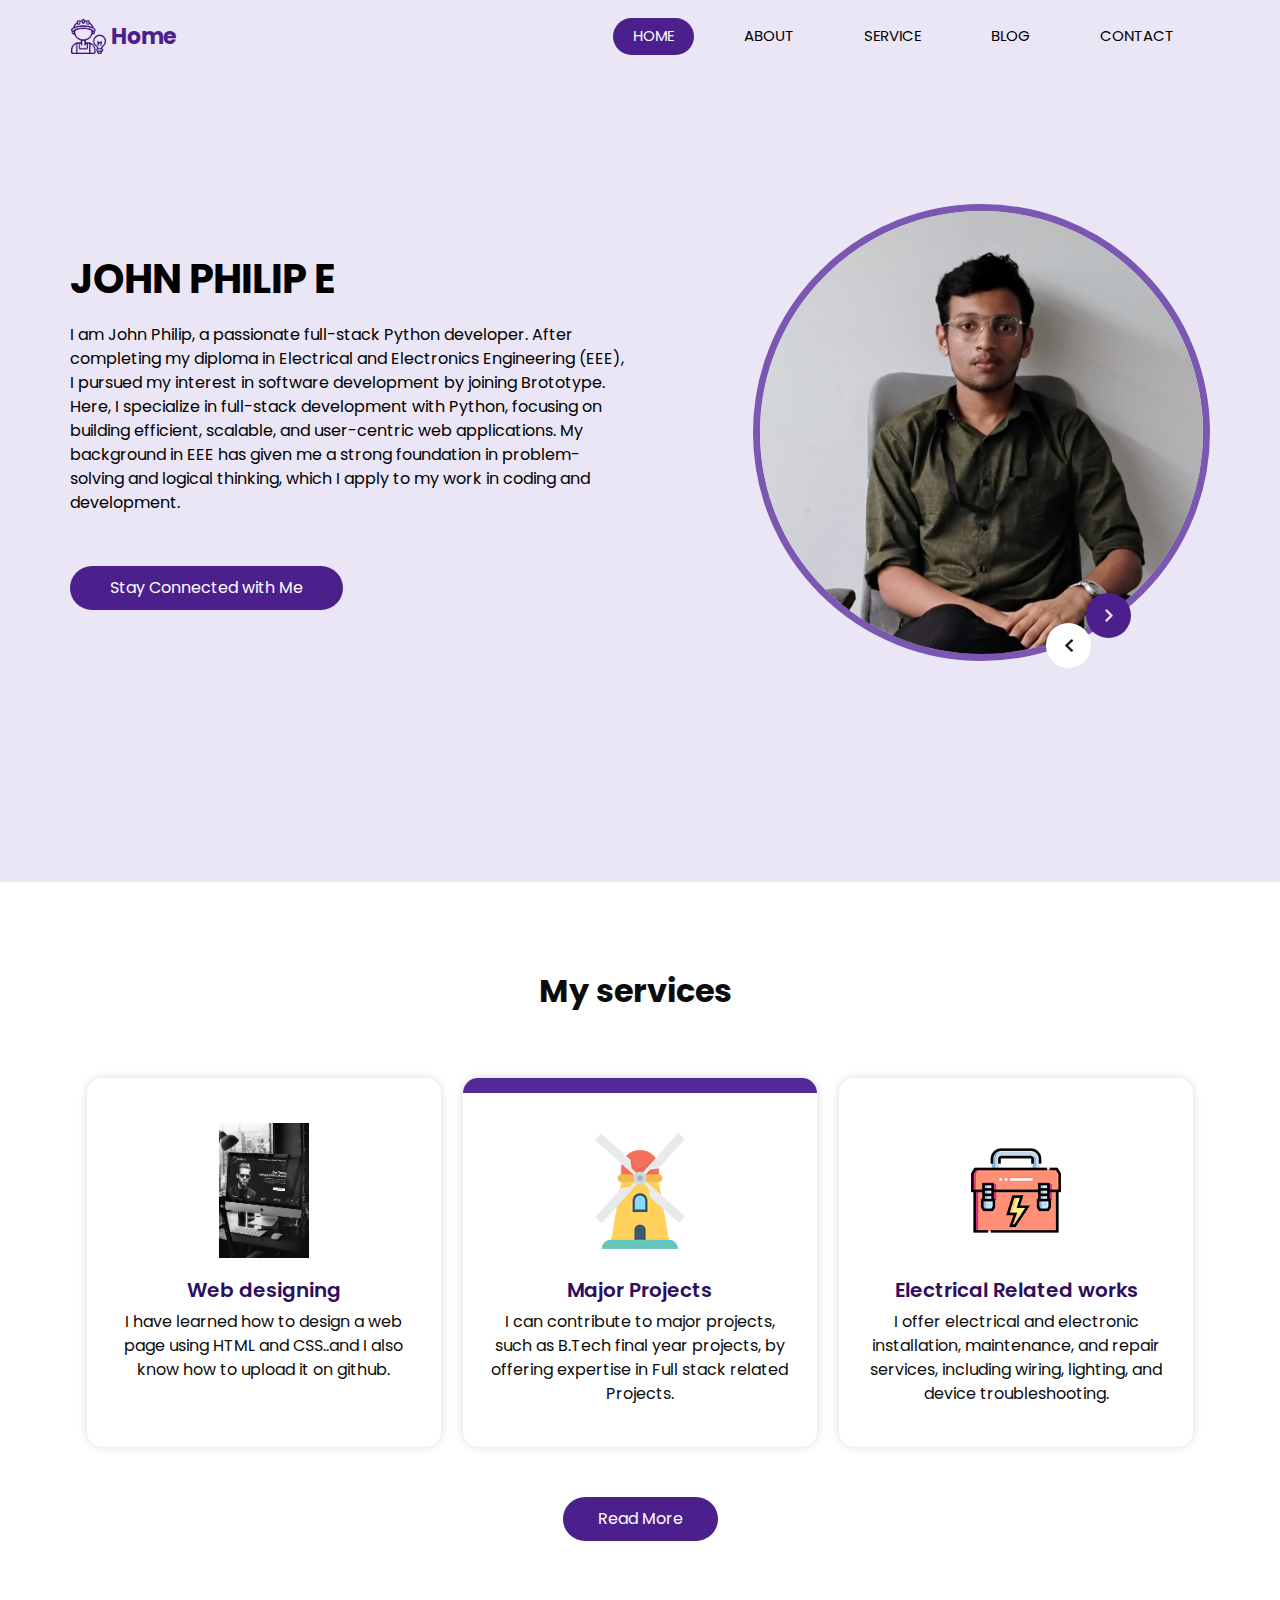
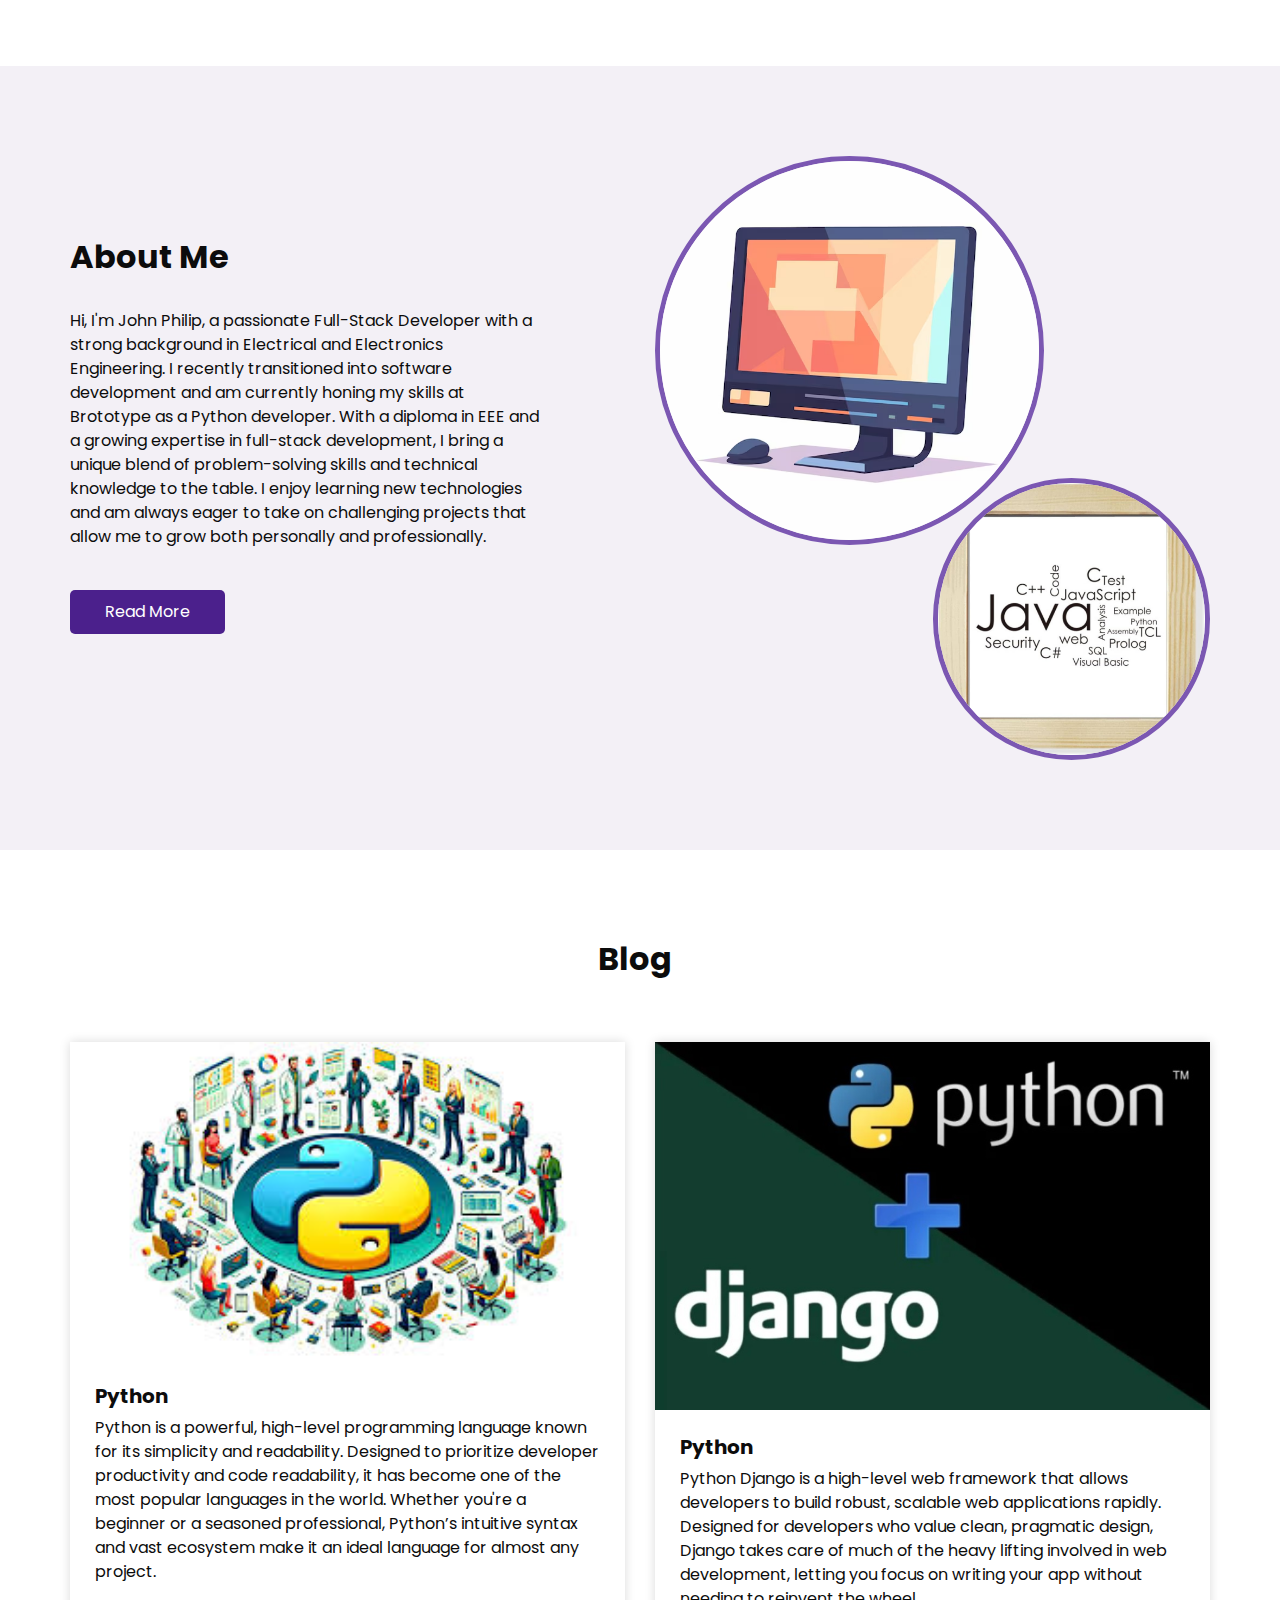
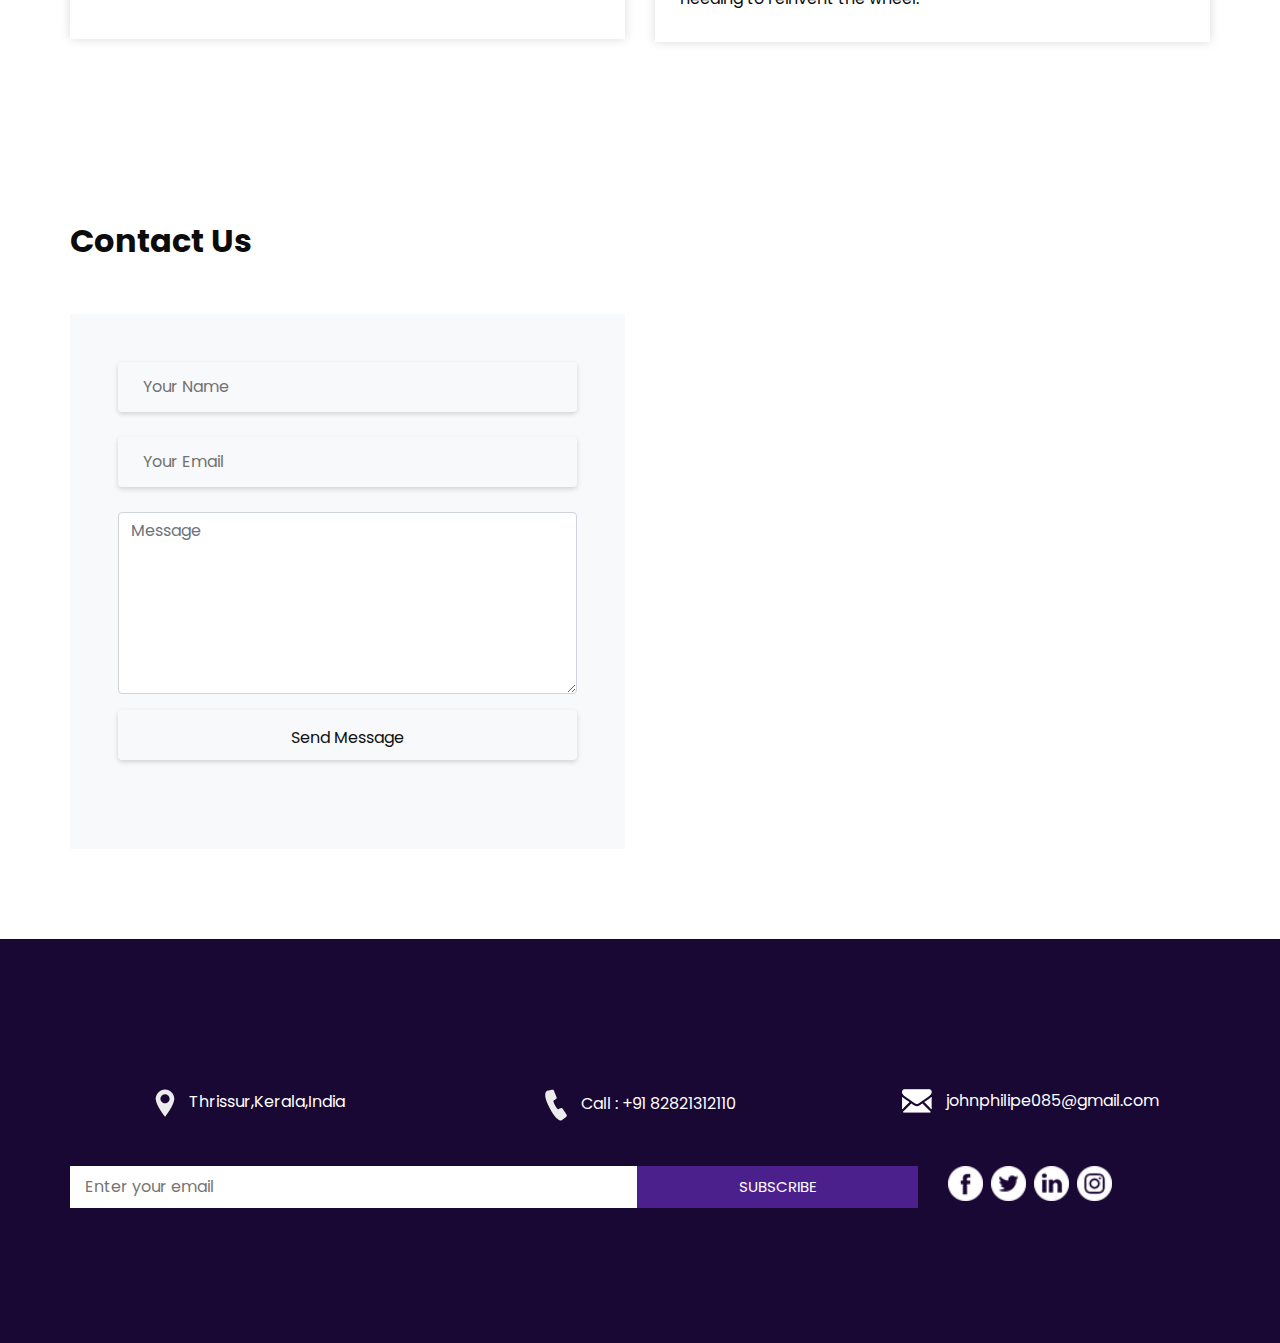
<file: index.html>
<!DOCTYPE html>
<html>

<head>
  <!-- Basic -->
  <meta charset="utf-8" />
  <meta http-equiv="X-UA-Compatible" content="IE=edge" />
  <!-- Mobile Metas -->
  <meta name="viewport" content="width=device-width, initial-scale=1, shrink-to-fit=no" />
  <!-- Site Metas -->
  <meta name="keywords" content="" />
  <meta name="description" content="" />
  <meta name="author" content="" />

  <title>Personal website</title>

  <!-- slider stylesheet -->
  <link rel="stylesheet" type="text/css"
    href="https://cdnjs.cloudflare.com/ajax/libs/OwlCarousel2/2.1.3/assets/owl.carousel.min.css" />

  <!-- bootstrap core css -->
  <link rel="stylesheet" type="text/css" href="css/bootstrap.css" />

  <!-- fonts style -->
  <link href="https://fonts.googleapis.com/css?family=Poppins:400,600,700&display=swap" rel="stylesheet">
  <!-- Custom styles for this template -->
  <link href="css/style.css" rel="stylesheet" />
  <!-- responsive style -->
  <link href="css/responsive.css" rel="stylesheet" />
</head>

<body>

  <div class="hero_area">
    <!-- header section strats -->
    <header class="header_section">
      <div class="container">
        <nav class="navbar navbar-expand-lg custom_nav-container ">
          <a class="navbar-brand" href="index.html">
            <img src="images/logo.png" alt="">
            <span>
              Home
            </span>
          </a>
          <button class="navbar-toggler" type="button" data-toggle="collapse" data-target="#navbarSupportedContent"
            aria-controls="navbarSupportedContent" aria-expanded="false" aria-label="Toggle navigation">
            <span class="s-1"> </span>
            <span class="s-2"> </span>
            <span class="s-3"> </span>
          </button>

          <div class="collapse navbar-collapse" id="navbarSupportedContent">
            <div class="d-flex ml-auto flex-column flex-lg-row align-items-center">
              <ul class="navbar-nav  ">
                <li class="nav-item active">
                  <a class="nav-link" href="index.html">Home <span class="sr-only">(current)</span></a>
                </li>
                <li class="nav-item">
                  <a class="nav-link" href="about.html"> About</a>
                </li>
                <li class="nav-item">
                  <a class="nav-link" href="service.html"> Service </a>
                </li>
                <li class="nav-item">
                  <a class="nav-link" href="blog.html"> Blog </a>
                </li>
                <li class="nav-item">
                  <a class="nav-link" href="contact.html">Contact </a>
                </li>
              </ul>
            </div>
          </div>
        </nav>
      </div>
    </header>
    <!-- end header section -->
    <!-- slider section -->
    <section class=" slider_section ">
      <div class="container">
        <div class="row">
          <div class="col-md-6 ">
            <div class="detail_box">
              <h1>
                JOHN PHILIP E
              </h1>
              <p>
                I am John Philip, a passionate full-stack Python developer. After completing my diploma in Electrical
                and Electronics Engineering (EEE), I pursued my interest in software development by joining Brototype.
                Here, I specialize in full-stack development with Python, focusing on building efficient, scalable, and
                user-centric web applications. My background in EEE has given me a strong foundation in problem-solving
                and logical thinking, which I apply to my work in coding and development.
              </p>
              <a href="" class="">
                Stay Connected with Me
            </div>
          </div>
          <div class="col-lg-5 col-md-6 offset-lg-1">
            <div class="img_content">
              <div class="img_container">
                <div id="carouselExampleControls" class="carousel slide" data-ride="carousel">
                  <div class="carousel-inner">
                    <div class="carousel-item active">
                      <div class="img-box">
                        <img src="images/profile pic (2).jpg" alt="">
                      </div>

                    </div>
                  </div>
                </div>
                <a class="carousel-control-prev" href="#carouselExampleControls" role="button" data-slide="prev">
                  <span class="sr-only">Previous</span>
                </a>
                <a class="carousel-control-next" href="#carouselExampleControls" role="button" data-slide="next">
                  <span class="sr-only">Next</span>
                </a>
              </div>

            </div>
          </div>
        </div>
    </section>
    <!-- end slider section -->
  </div>


  <!-- service section -->
  <section class="service_section layout_padding">
    <div class="container">
      <div class="heading_container">
        <h2>
          My services
        </h2>
      </div>

      <div class="service_container">
        <div class="box">
          <div class="img-box">
            <img src="images/web designing.avif" class="img1" alt="">
          </div>
          <div class="detail-box">
            <h5>
              Web designing
            </h5>
            <p>
              I have learned how to design a web page using HTML and CSS..and I also know how to upload it on github.
            </p>
          </div>
        </div>
        <div class="box active">
          <div class="img-box">
            <img src="images/s2.png" class="img1" alt="">
          </div>
          <div class="detail-box">
            <h5>
              Major Projects
            </h5>
            <p>
              I can contribute to major projects, such as B.Tech final year projects, by offering expertise in
              Full stack related Projects.
            </p>
          </div>
        </div>
        <div class="box">
          <div class="img-box">
            <img src="images/s3.png" class="img1" alt="">
          </div>
          <div class="detail-box">
            <h5>
              Electrical Related works
            </h5>
            <p>
              I offer electrical and electronic installation, maintenance, and repair services, including wiring,
              lighting, and device troubleshooting.
            </p>
          </div>
        </div>



        <div class="btn-box">
          <a href="">
            Read More
          </a>
        </div>
      </div>
  </section>
  <!-- end service section -->

  <!-- about section -->
  <section class="about_section layout_padding">
    <div class="container">
      <div class="row">
        <div class="col-md-6">
          <div class="detail-box">
            <div class="heading_container">
              <h2>
                About Me
              </h2>

            </div>
            <p>
              Hi, I'm John Philip, a passionate Full-Stack Developer with a strong background in Electrical and
              Electronics Engineering. I recently transitioned into software development and am currently honing my
              skills at Brototype as a Python developer. With a diploma in EEE and a growing expertise in full-stack
              development, I bring a unique blend of problem-solving skills and technical knowledge to the table. I
              enjoy learning new technologies and am always eager to take on challenging projects that allow me to grow
              both personally and professionally.
            </p>
            <a href="">
              Read More
            </a>
          </div>
        </div>
        <div class="col-md-6">
          <div class="img_container">
            <div class="img-box b1">
              <img src="images/computer images.jpg" alt="" />
            </div>
            <div class="img-box b2">
              <img src="images/programmer images.jpg" alt="" />
            </div>
          </div>

        </div>

      </div>
    </div>
  </section>

  <!-- end about section -->




  <!-- blog section -->

  <section class="blog_section layout_padding">
    <div class="container">
      <div class="heading_container">
        <h2>
          Blog
        </h2>

      </div>
      <div class="row">
        <div class="col-md-6">
          <div class="box">
            <div class="img-box">
              <img src="images/python.jpeg" alt="">
            </div>
            <div class="detail-box">
              <h5>
                Python
              </h5>
              <p>
                Python is a powerful, high-level programming language known for its simplicity and readability. Designed
                to prioritize developer productivity and code readability, it has become one of the most popular
                languages in the world. Whether you're a beginner or a seasoned professional, Python’s intuitive syntax
                and vast ecosystem make it an ideal language for almost any project. <br><br>
              </p>
            </div>
          </div>
        </div>
        <div class="col-md-6">
          <div class="box">
            <div class="img-box">
              <img src="images/python django.png" alt="">
            </div>
            <div class="detail-box">
              <h5>
                Python
              </h5>
              <p>
                Python Django is a high-level web framework that allows developers to build robust, scalable web
                applications rapidly. Designed for developers who value clean, pragmatic design, Django takes care of
                much of the heavy lifting involved in web development, letting you focus on writing your app without
                needing to reinvent the wheel.
              </p>
            </div>
          </div>
        </div>
      </div>
    </div>
  </section>

  <!-- end blog section -->



  <!-- contact section -->

  <section class="contact_section layout_padding">
    <div class="container ">
      <div class="heading_container">
        <h2>
          Contact Us
        </h2>

      </div>
    </div>
    <div class="container">
      <div class="row">
        <div class="col-md-6">
          <form action="https://api.web3forms.com/submit" method="POST" id="form" class="bg-light p-4 p-md-5 contact-form">
            <div class="form-group">
              <input type="hidden" name="access_key" value="e50eb8ec-0f74-4097-9c29-b620c518e0ae">
              <input type="text" id="name" name="name" class="form-control" placeholder="Your Name">
              <span id="name_error" class="text-danger"></span>
            </div>
            <div class="form-group">
              <input type="email" id="email" name="email" class="form-control" placeholder="Your Email">
              <span id="email_error" class="text-danger"></span>
            </div>
            <div class="form-group">
              <textarea id="message" name="message" cols="30" rows="7" class="form-control" placeholder="Message"></textarea>
              <span id="message_error" class="text-danger"></span>
            </div>
            <div class="form-group">
              <input type="submit" id="btn-click" value="Send Message" class="btn btn-primary py-3 px-5"/>
            </div>
          </form>
        </div>
        <div class="col-md-6">
          <div class="map_container">
            <div class="map-responsive">
              <iframe
                src="https://www.google.com/maps/embed/v1/place?key=AIzaSyA0s1a7phLN0iaD6-UE7m4qP-z21pH0eSc&q=Eiffel+Tower+Paris+France"
                width="600" height="300" frameborder="0" style="border:0; width: 100%; height:100%"
                allowfullscreen></iframe>
            </div>
          </div>
        </div>
      </div>
    </div>
  </section>

  <!-- end contact section -->


  <!-- info section -->

  <section class="info_section layout_padding">
    <div class="container">
      <div class="info_contact">
        <div class="row">
          <div class="col-md-4">
            <a href="">
              <img src="images/location-white.png" alt="">
              <span>
                Thrissur,Kerala,India
              </span>
            </a>
          </div>
          <div class="col-md-4">
            <a href="">
              <img src="images/telephone-white.png" alt="">
              <span>
                Call : +91 82821312110
              </span>
            </a>
          </div>
          <div class="col-md-4">
            <a href="">
              <img src="images/envelope-white.png" alt="">
              <span>
                johnphilipe085@gmail.com
              </span>
            </a>
          </div>
        </div>
      </div>
      <div class="row">
        <div class="col-md-8 col-lg-9">
          <div class="info_form">
            <form action="">
              <input type="text" placeholder="Enter your email">
              <button>
                subscribe
              </button>
            </form>
          </div>
        </div>
        <div class="col-md-4 col-lg-3">
          <div class="info_social">
            <div>
              <a href="">
                <img src="images/fb.png" alt="">
              </a>
            </div>
            <div>
              <a href="">
                <img src="images/twitter.png" alt="">
              </a>
            </div>
            <div>
              <a href="">
                <img src="images/linkedin.png" alt="">
              </a>
            </div>
            <div>
              <a href="">
                <img src="images/instagram.png" alt="">
              </a>
            </div>
          </div>
        </div>
      </div>

    </div>
  </section>

  <!-- end info section -->




  <script src="https://script.google.com/macros/s/AKfycbx3_sHKJWg_PV85S5cFiOewXKXLTkuaB-WCcwLrQ__XZzr0XijWm-iP8emkJS62mkjm/exec"></script>
  <script src="js/jquery-3.4.1.min.js"></script>
  <script src="js/bootstrap.js"></script>

</body>

</html>
</file>
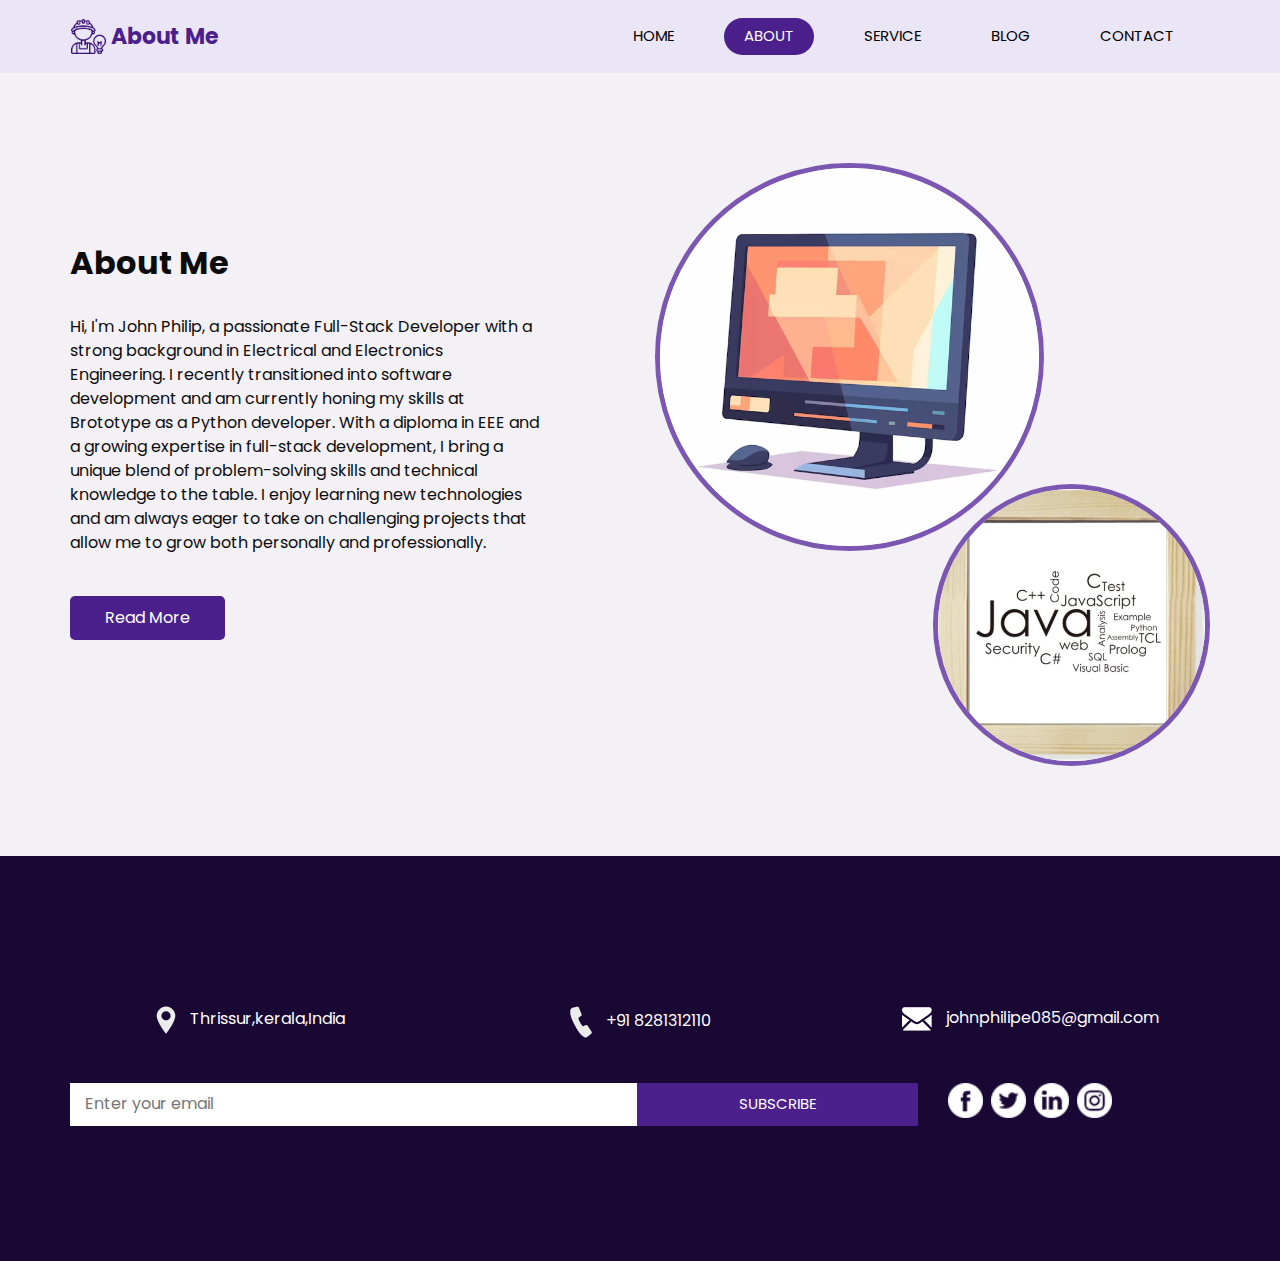
<file: about.html>
<!DOCTYPE html>
<html>

<head>
  <!-- Basic -->
  <meta charset="utf-8" />
  <meta http-equiv="X-UA-Compatible" content="IE=edge" />
  <!-- Mobile Metas -->
  <meta name="viewport" content="width=device-width, initial-scale=1, shrink-to-fit=no" />
  <!-- Site Metas -->
  <meta name="keywords" content="" />
  <meta name="description" content="" />
  <meta name="author" content="" />

  <title>Personal website</title>

  <!-- slider stylesheet -->
  <link rel="stylesheet" type="text/css" href="https://cdnjs.cloudflare.com/ajax/libs/OwlCarousel2/2.1.3/assets/owl.carousel.min.css" />

  <!-- bootstrap core css -->
  <link rel="stylesheet" type="text/css" href="css/bootstrap.css" />

  <!-- fonts style -->
  <link href="https://fonts.googleapis.com/css?family=Poppins:400,600,700&display=swap" rel="stylesheet">
  <!-- Custom styles for this template -->
  <link href="css/style.css" rel="stylesheet" />
  <!-- responsive style -->
  <link href="css/responsive.css" rel="stylesheet" />
</head>

<body class="sub_page">

  <div class="hero_area">
    <!-- header section strats -->
    <header class="header_section">
      <div class="container">
        <nav class="navbar navbar-expand-lg custom_nav-container ">
          <a class="navbar-brand" href="index.html">
            <img src="images/logo.png" alt="">
            <span>
             About Me
            </span>
          </a>
          <button class="navbar-toggler" type="button" data-toggle="collapse" data-target="#navbarSupportedContent" aria-controls="navbarSupportedContent" aria-expanded="false" aria-label="Toggle navigation">
            <span class="s-1"> </span>
            <span class="s-2"> </span>
            <span class="s-3"> </span>
          </button>

          <div class="collapse navbar-collapse" id="navbarSupportedContent">
            <div class="d-flex ml-auto flex-column flex-lg-row align-items-center">
              <ul class="navbar-nav  ">
                <li class="nav-item ">
                  <a class="nav-link" href="index.html">Home <span class="sr-only">(current)</span></a>
                </li>
                <li class="nav-item active">
                  <a class="nav-link" href="about.html"> About</a>
                </li>
                <li class="nav-item">
                  <a class="nav-link" href="service.html"> Service </a>
                </li>
                <li class="nav-item">
                  <a class="nav-link" href="blog.html"> Blog </a>
                </li>
                <li class="nav-item">
                  <a class="nav-link" href="contact.html">Contact </a>
                </li>
              </ul>
            </div>
          </div>
        </nav>
      </div>
    </header>
    <!-- end header section -->
  </div>



  <!-- about section -->
  <section class="about_section layout_padding">
    <div class="container">
      <div class="row">
        <div class="col-md-6">
          <div class="detail-box">
            <div class="heading_container">
              <h2>
                About Me
              </h2>
              
            </div>
            <p>
              Hi, I'm John Philip, a passionate Full-Stack Developer with a strong background in Electrical and
              Electronics Engineering. I recently transitioned into software development and am currently honing my
              skills at Brototype as a Python developer. With a diploma in EEE and a growing expertise in full-stack
              development, I bring a unique blend of problem-solving skills and technical knowledge to the table. I
              enjoy learning new technologies and am always eager to take on challenging projects that allow me to grow
              both personally and professionally.
            </p>
            <a href="">
              Read More
            </a>
          </div>
        </div>
        <div class="col-md-6">
          <div class="img_container">
            <div class="img-box b1">
              <img src="images/computer images.jpg" alt="" />
            </div>
            <div class="img-box b2">
              <img src="images/programmer images.jpg" alt="" />
            </div>
          </div>

        </div>

      </div>
    </div>
  </section>

  <!-- end about section -->

  <!-- info section -->

  <section class="info_section layout_padding">
    <div class="container">
      <div class="info_contact">
        <div class="row">
          <div class="col-md-4">
            <a href="">
              <img src="images/location-white.png" alt="">
              <span>
                Thrissur,kerala,India
              </span>
            </a>
          </div>
          <div class="col-md-4">
            <a href="">
              <img src="images/telephone-white.png" alt="">
              <span>
                +91 8281312110
              </span>
            </a>
          </div>
          <div class="col-md-4">
            <a href="">
              <img src="images/envelope-white.png" alt="">
              <span>
                johnphilipe085@gmail.com
              </span>
            </a>
          </div>
        </div>
      </div>
      <div class="row">
        <div class="col-md-8 col-lg-9">
          <div class="info_form">
            <form action="">
              <input type="text" placeholder="Enter your email">
              <button>
                subscribe
              </button>
            </form>
          </div>
        </div>
        <div class="col-md-4 col-lg-3">
          <div class="info_social">
            <div>
              <a href="">
                <img src="images/fb.png" alt="">
              </a>
            </div>
            <div>
              <a href="">
                <img src="images/twitter.png" alt="">
              </a>
            </div>
            <div>
              <a href="">
                <img src="images/linkedin.png" alt="">
              </a>
            </div>
            <div>
              <a href="">
                <img src="images/instagram.png" alt="">
              </a>
            </div>
          </div>
        </div>
      </div>

    </div>
  </section>

  <!-- end info section -->

  


  <script src="js/jquery-3.4.1.min.js"></script>
  <script src="js/bootstrap.js"></script>

</body>

</html>
</file>
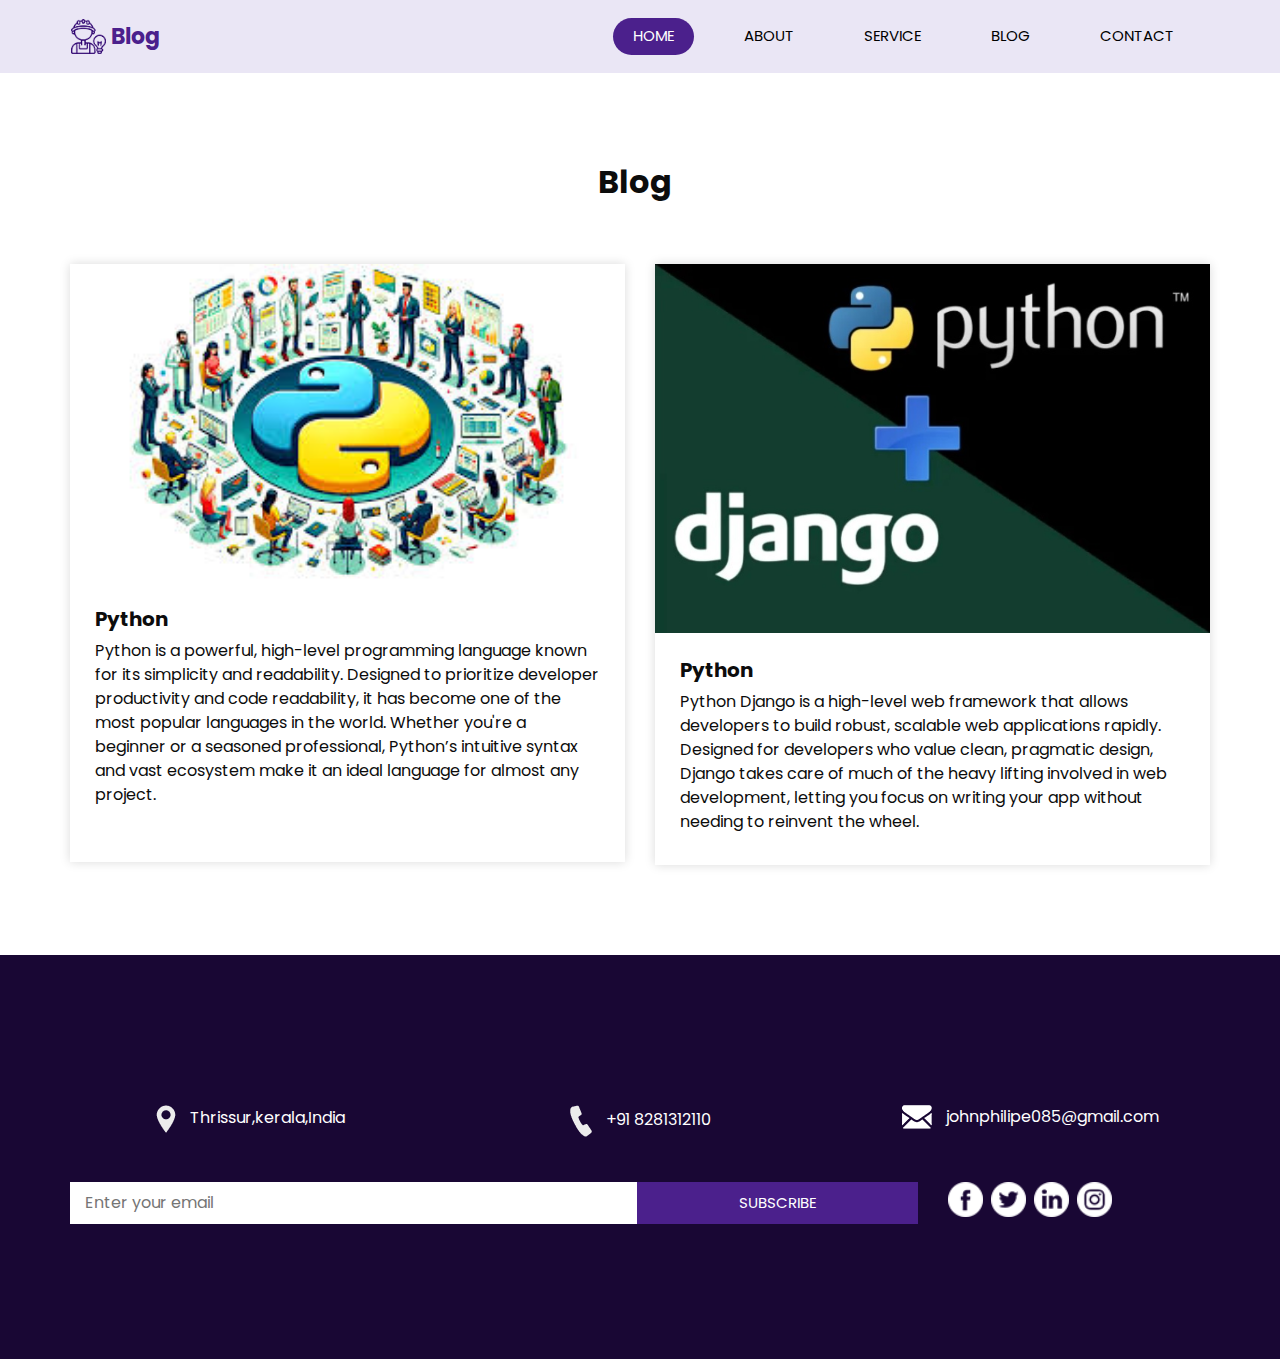
<file: blog.html>
<!DOCTYPE html>
<html>

<head>
  <!-- Basic -->
  <meta charset="utf-8" />
  <meta http-equiv="X-UA-Compatible" content="IE=edge" />
  <!-- Mobile Metas -->
  <meta name="viewport" content="width=device-width, initial-scale=1, shrink-to-fit=no" />
  <!-- Site Metas -->
  <meta name="keywords" content="" />
  <meta name="description" content="" />
  <meta name="author" content="" />

  <title>Personal website</title>

  <!-- slider stylesheet -->
  <link rel="stylesheet" type="text/css" href="https://cdnjs.cloudflare.com/ajax/libs/OwlCarousel2/2.1.3/assets/owl.carousel.min.css" />

  <!-- bootstrap core css -->
  <link rel="stylesheet" type="text/css" href="css/bootstrap.css" />

  <!-- fonts style -->
  <link href="https://fonts.googleapis.com/css?family=Poppins:400,600,700&display=swap" rel="stylesheet">
  <!-- Custom styles for this template -->
  <link href="css/style.css" rel="stylesheet" />
  <!-- responsive style -->
  <link href="css/responsive.css" rel="stylesheet" />
</head>

<body class="sub_page">

  <div class="hero_area">
    <!-- header section strats -->
    <header class="header_section">
      <div class="container">
        <nav class="navbar navbar-expand-lg custom_nav-container ">
          <a class="navbar-brand" href="index.html">
            <img src="images/logo.png" alt="">
            <span>
              Blog
            </span>
          </a>
          <button class="navbar-toggler" type="button" data-toggle="collapse" data-target="#navbarSupportedContent" aria-controls="navbarSupportedContent" aria-expanded="false" aria-label="Toggle navigation">
            <span class="s-1"> </span>
            <span class="s-2"> </span>
            <span class="s-3"> </span>
          </button>

          <div class="collapse navbar-collapse" id="navbarSupportedContent">
            <div class="d-flex ml-auto flex-column flex-lg-row align-items-center">
              <ul class="navbar-nav  ">
                <li class="nav-item active">
                  <a class="nav-link" href="index.html">Home <span class="sr-only">(current)</span></a>
                </li>
                <li class="nav-item">
                  <a class="nav-link" href="about.html"> About</a>
                </li>
                <li class="nav-item">
                  <a class="nav-link" href="service.html"> Service </a>
                </li>
                <li class="nav-item">
                  <a class="nav-link" href="blog.html"> Blog </a>
                </li>
                <li class="nav-item">
                  <a class="nav-link" href="contact.html">Contact </a>
                </li>
              </ul>
            </div>
          </div>
        </nav>
      </div>
    </header>
    <!-- end header section -->
  </div>




  <!-- blog section -->

  <section class="blog_section layout_padding">
    <div class="container">
      <div class="heading_container">
        <h2>
          Blog
        </h2>

      </div>
      <div class="row">
        <div class="col-md-6">
          <div class="box">
            <div class="img-box">
              <img src="images/python.jpeg" alt="">
            </div>
            <div class="detail-box">
              <h5>
                Python
              </h5>
              <p>
                Python is a powerful, high-level programming language known for its simplicity and readability. Designed
                to prioritize developer productivity and code readability, it has become one of the most popular
                languages in the world. Whether you're a beginner or a seasoned professional, Python’s intuitive syntax
                and vast ecosystem make it an ideal language for almost any project. <br><br>
              </p>
            </div>
          </div>
        </div>
        <div class="col-md-6">
          <div class="box">
            <div class="img-box">
              <img src="images/python django.png" alt="">
            </div>
            <div class="detail-box">
              <h5>
                Python
              </h5>
              <p>
                Python Django is a high-level web framework that allows developers to build robust, scalable web
                applications rapidly. Designed for developers who value clean, pragmatic design, Django takes care of
                much of the heavy lifting involved in web development, letting you focus on writing your app without
                needing to reinvent the wheel.
              </p>
            </div>
          </div>
        </div>
      </div>
    </div>
  </section>
  <!-- end blog section -->






  <!-- info section -->

  <section class="info_section layout_padding">
    <div class="container">
      <div class="info_contact">
        <div class="row">
          <div class="col-md-4">
            <a href="">
              <img src="images/location-white.png" alt="">
              <span>
                Thrissur,kerala,India
              </span>
            </a>
          </div>
          <div class="col-md-4">
            <a href="">
              <img src="images/telephone-white.png" alt="">
              <span>
                +91 8281312110
              </span>
            </a>
          </div>
          <div class="col-md-4">
            <a href="">
              <img src="images/envelope-white.png" alt="">
              <span>
                johnphilipe085@gmail.com
              </span>
            </a>
          </div>
        </div>
      </div>
      <div class="row">
        <div class="col-md-8 col-lg-9">
          <div class="info_form">
            <form action="">
              <input type="text" placeholder="Enter your email">
              <button>
                subscribe
              </button>
            </form>
          </div>
        </div>
        <div class="col-md-4 col-lg-3">
          <div class="info_social">
            <div>
              <a href="">
                <img src="images/fb.png" alt="">
              </a>
            </div>
            <div>
              <a href="">
                <img src="images/twitter.png" alt="">
              </a>
            </div>
            <div>
              <a href="">
                <img src="images/linkedin.png" alt="">
              </a>
            </div>
            <div>
              <a href="">
                <img src="images/instagram.png" alt="">
              </a>
            </div>
          </div>
        </div>
      </div>

    </div>
  </section>

  <!-- end info section -->



  <script src="js/jquery-3.4.1.min.js"></script>
  <script src="js/bootstrap.js"></script>

</body>

</html>
</file>
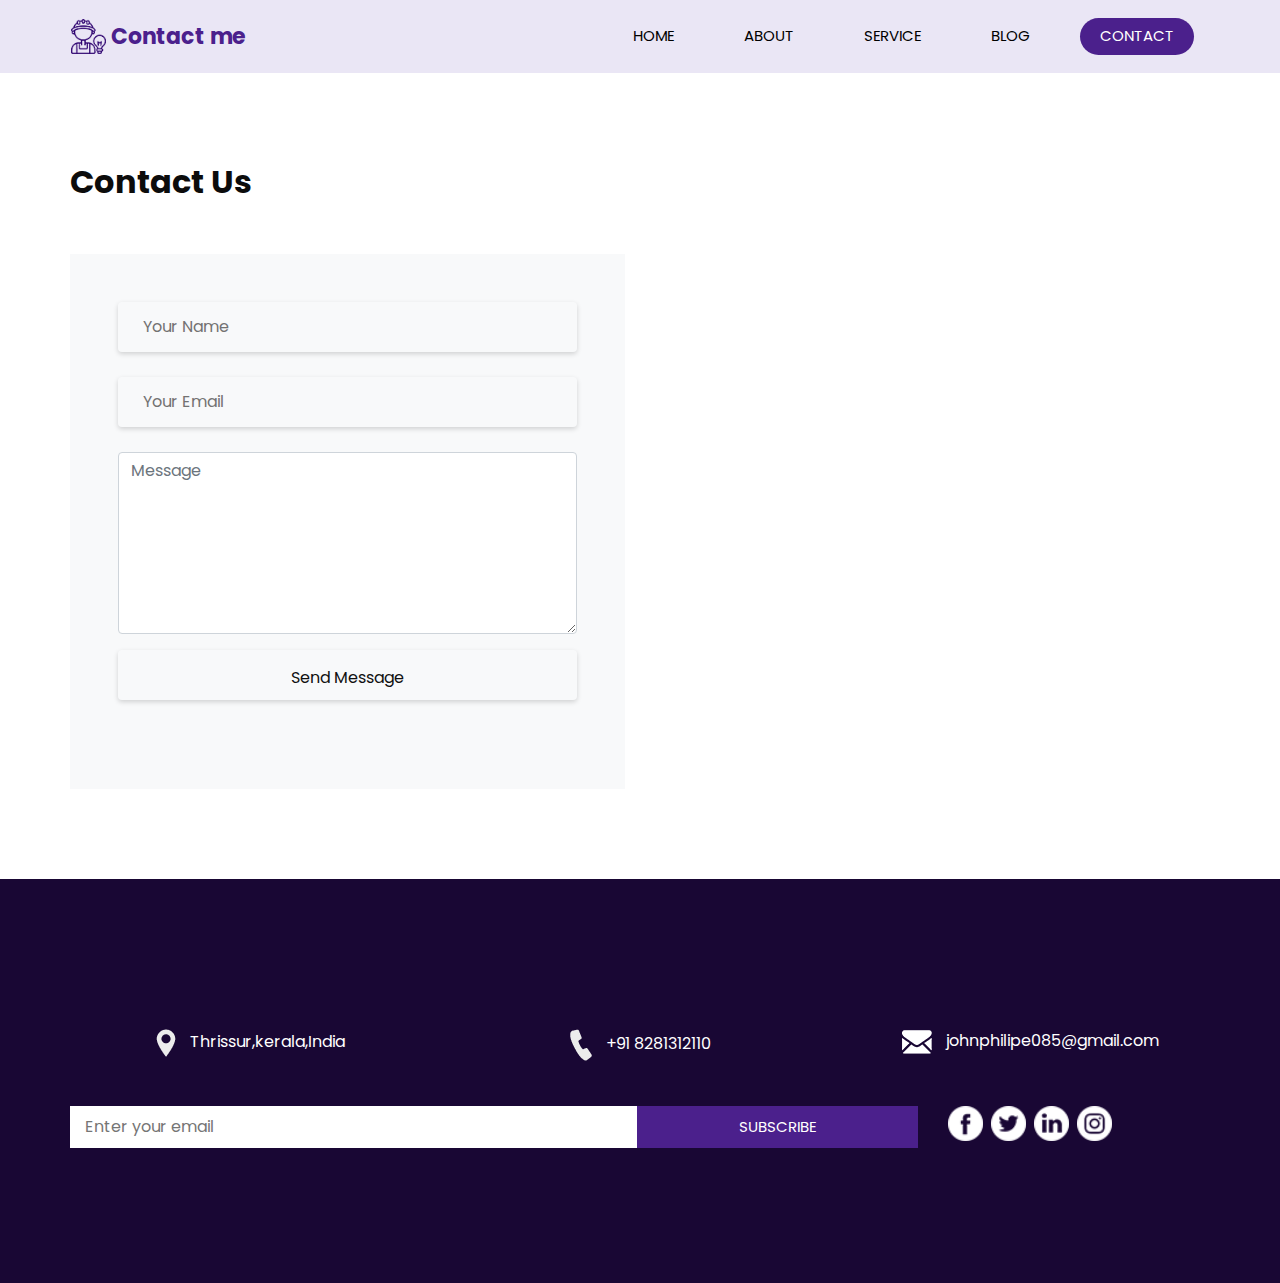
<file: contact.html>
<!DOCTYPE html>
<html>

<head>
  <!-- Basic -->
  <meta charset="utf-8" />
  <meta http-equiv="X-UA-Compatible" content="IE=edge" />
  <!-- Mobile Metas -->
  <meta name="viewport" content="width=device-width, initial-scale=1, shrink-to-fit=no" />
  <!-- Site Metas -->
  <meta name="keywords" content="" />
  <meta name="description" content="" />
  <meta name="author" content="" />

  <title>Personal website</title>

  <!-- slider stylesheet -->
  <link rel="stylesheet" type="text/css" href="https://cdnjs.cloudflare.com/ajax/libs/OwlCarousel2/2.1.3/assets/owl.carousel.min.css" />

  <!-- bootstrap core css -->
  <link rel="stylesheet" type="text/css" href="css/bootstrap.css" />

  <!-- fonts style -->
  <link href="https://fonts.googleapis.com/css?family=Poppins:400,600,700&display=swap" rel="stylesheet">
  <!-- Custom styles for this template -->
  <link href="css/style.css" rel="stylesheet" />
  <!-- responsive style -->
  <link href="css/responsive.css" rel="stylesheet" />
</head>

<body class="sub_page">

  <div class="hero_area">
    <!-- header section strats -->
    <header class="header_section">
      <div class="container">
        <nav class="navbar navbar-expand-lg custom_nav-container ">
          <a class="navbar-brand" href="index.html">
            <img src="images/logo.png" alt="">
            <span>
              Contact me
            </span>
          </a>
          <button class="navbar-toggler" type="button" data-toggle="collapse" data-target="#navbarSupportedContent" aria-controls="navbarSupportedContent" aria-expanded="false" aria-label="Toggle navigation">
            <span class="s-1"> </span>
            <span class="s-2"> </span>
            <span class="s-3"> </span>
          </button>

          <div class="collapse navbar-collapse" id="navbarSupportedContent">
            <div class="d-flex ml-auto flex-column flex-lg-row align-items-center">
              <ul class="navbar-nav  ">
                <li class="nav-item ">
                  <a class="nav-link" href="index.html">Home <span class="sr-only">(current)</span></a>
                </li>
                <li class="nav-item">
                  <a class="nav-link" href="about.html"> About</a>
                </li>
                <li class="nav-item">
                  <a class="nav-link" href="service.html"> Service </a>
                </li>
                <li class="nav-item">
                  <a class="nav-link" href="blog.html"> Blog </a>
                </li>
                <li class="nav-item active">
                  <a class="nav-link" href="contact.html">Contact </a>
                </li>
              </ul>
            </div>
          </div>
        </nav>
      </div>
    </header>
    
    <!-- end header section -->
  </div>


  <!-- contact section -->

  <section class="contact_section layout_padding">
    <div class="container ">
      <div class="heading_container">
        <h2>
          Contact Us
        </h2>

      </div>
    </div>
    <div class="container">
      <div class="row">
        <div class="col-md-6">
          <form action="https://api.web3forms.com/submit" method="POST" id="form" class="bg-light p-4 p-md-5 contact-form">
            <div class="form-group">
              <input type="hidden" name="access_key" value="e50eb8ec-0f74-4097-9c29-b620c518e0ae">
              <input type="text" id="name" name="name" class="form-control" placeholder="Your Name">
              <span id="name_error" class="text-danger"></span>
            </div>
            <div class="form-group">
              <input type="email" id="email" name="email" class="form-control" placeholder="Your Email">
              <span id="email_error" class="text-danger"></span>
            </div>
            <div class="form-group">
              <textarea id="message" name="message" cols="30" rows="7" class="form-control" placeholder="Message"></textarea>
              <span id="message_error" class="text-danger"></span>
            </div>
            <div class="form-group">
              <input type="submit" id="btn-click" value="Send Message" class="btn btn-primary py-3 px-5"/>
            </div>
          </form>
        </div>
        <div class="col-md-6">
          <div class="map_container">
            <div class="map-responsive">
              <iframe
                src="https://www.google.com/maps/embed/v1/place?key=AIzaSyA0s1a7phLN0iaD6-UE7m4qP-z21pH0eSc&q=Eiffel+Tower+Paris+France"
                width="600" height="300" frameborder="0" style="border:0; width: 100%; height:100%"
                allowfullscreen></iframe>
            </div>
          </div>
        </div>
      </div>
    </div>
  </section>

  <!-- end contact section -->


  <!-- info section -->

  <section class="info_section layout_padding">
    <div class="container">
      <div class="info_contact">
        <div class="row">
          <div class="col-md-4">
            <a href="">
              <img src="images/location-white.png" alt="">
              <span>
                Thrissur,kerala,India
              </span>
            </a>
          </div>
          <div class="col-md-4">
            <a href="">
              <img src="images/telephone-white.png" alt="">
              <span>
                +91 8281312110
              </span>
            </a>
          </div>
          <div class="col-md-4">
            <a href="">
              <img src="images/envelope-white.png" alt="">
              <span>
                johnphilipe085@gmail.com
              </span>
            </a>
          </div>
        </div>
      </div>
      <div class="row">
        <div class="col-md-8 col-lg-9">
          <div class="info_form">
            <form action="">
              <input type="text" placeholder="Enter your email">
              <button>
                subscribe
              </button>
            </form>
          </div>
        </div>
        <div class="col-md-4 col-lg-3">
          <div class="info_social">
            <div>
              <a href="">
                <img src="images/fb.png" alt="">
              </a>
            </div>
            <div>
              <a href="">
                <img src="images/twitter.png" alt="">
              </a>
            </div>
            <div>
              <a href="">
                <img src="images/linkedin.png" alt="">
              </a>
            </div>
            <div>
              <a href="">
                <img src="images/instagram.png" alt="">
              </a>
            </div>
          </div>
        </div>
      </div>

    </div>
  </section>

  <!-- end info section -->

  <script src="js/jquery-3.4.1.min.js"></script>
  <script src="js/bootstrap.js"></script>

</body>

</html>
</file>
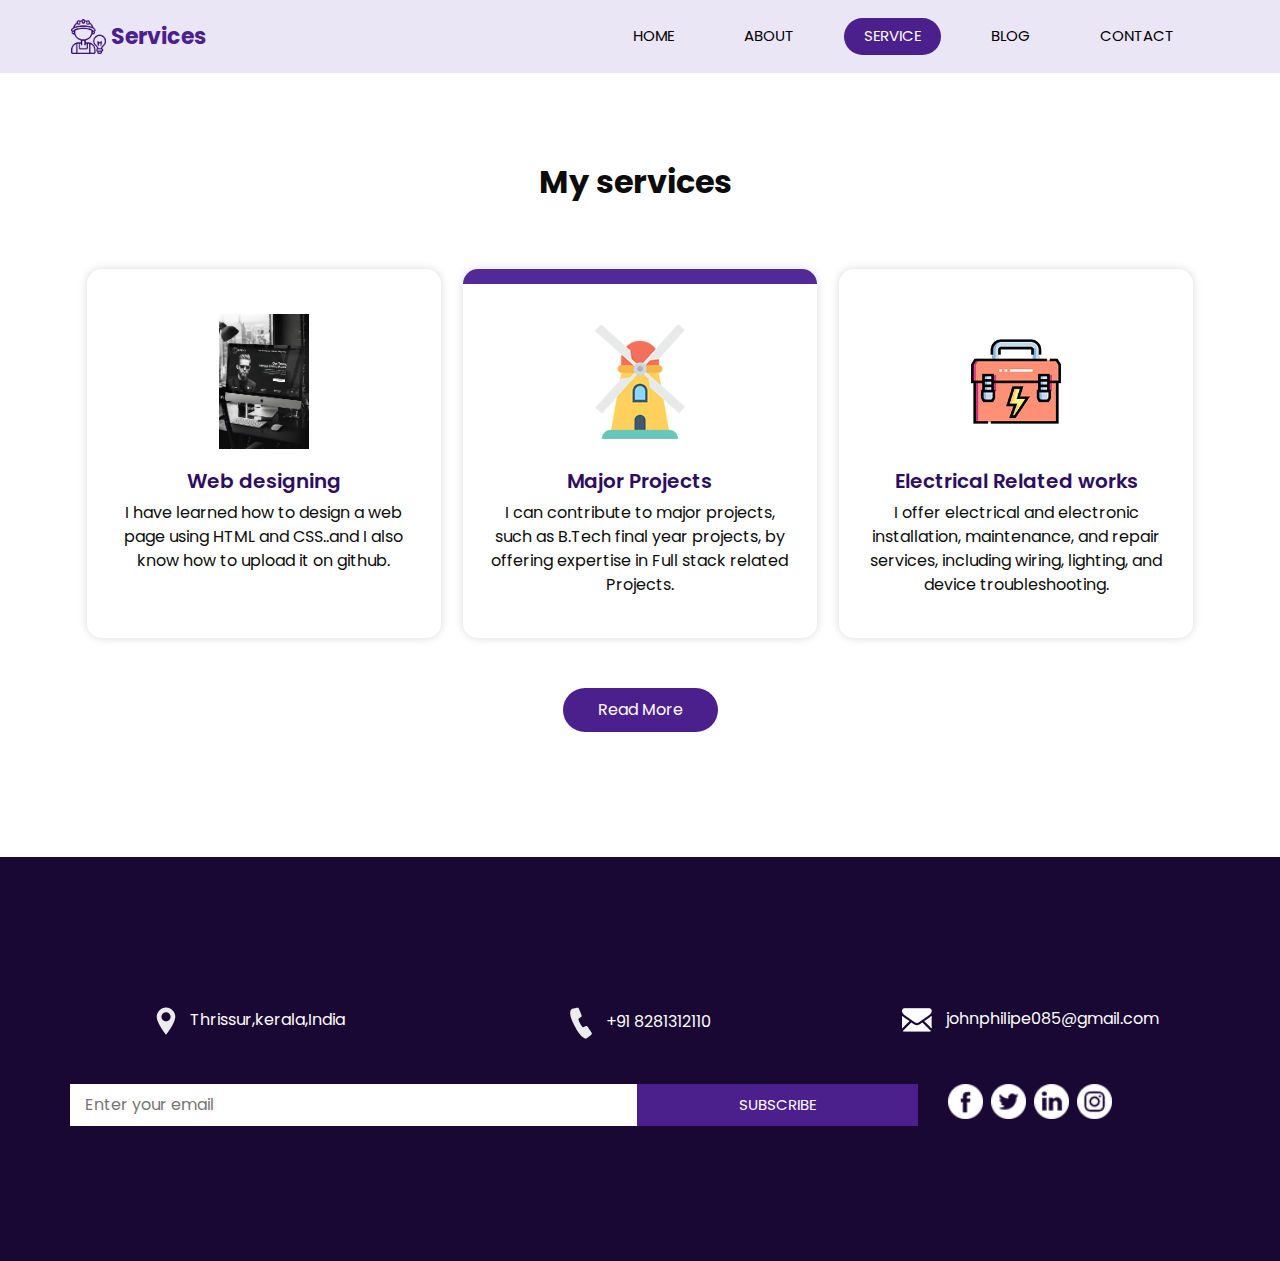
<file: service.html>
<!DOCTYPE html>
<html>

<head>
  <!-- Basic -->
  <meta charset="utf-8" />
  <meta http-equiv="X-UA-Compatible" content="IE=edge" />
  <!-- Mobile Metas -->
  <meta name="viewport" content="width=device-width, initial-scale=1, shrink-to-fit=no" />
  <!-- Site Metas -->
  <meta name="keywords" content="" />
  <meta name="description" content="" />
  <meta name="author" content="" />

  <title>Electrochip</title>

  <!-- slider stylesheet -->
  <link rel="stylesheet" type="text/css" href="https://cdnjs.cloudflare.com/ajax/libs/OwlCarousel2/2.1.3/assets/owl.carousel.min.css" />

  <!-- bootstrap core css -->
  <link rel="stylesheet" type="text/css" href="css/bootstrap.css" />

  <!-- fonts style -->
  <link href="https://fonts.googleapis.com/css?family=Poppins:400,600,700&display=swap" rel="stylesheet">
  <!-- Custom styles for this template -->
  <link href="css/style.css" rel="stylesheet" />
  <!-- responsive style -->
  <link href="css/responsive.css" rel="stylesheet" />
</head>

<body class="sub_page">

  <div class="hero_area">
    <!-- header section strats -->
    <header class="header_section">
      <div class="container">
        <nav class="navbar navbar-expand-lg custom_nav-container ">
          <a class="navbar-brand" href="index.html">
            <img src="images/logo.png" alt="">
            <span>
              Services
            </span>
          </a>
          <button class="navbar-toggler" type="button" data-toggle="collapse" data-target="#navbarSupportedContent" aria-controls="navbarSupportedContent" aria-expanded="false" aria-label="Toggle navigation">
            <span class="s-1"> </span>
            <span class="s-2"> </span>
            <span class="s-3"> </span>
          </button>

          <div class="collapse navbar-collapse" id="navbarSupportedContent">
            <div class="d-flex ml-auto flex-column flex-lg-row align-items-center">
              <ul class="navbar-nav  ">
                <li class="nav-item ">
                  <a class="nav-link" href="index.html">Home <span class="sr-only">(current)</span></a>
                </li>
                <li class="nav-item">
                  <a class="nav-link" href="about.html"> About</a>
                </li>
                <li class="nav-item active">
                  <a class="nav-link" href="service.html"> Service </a>
                </li>
                <li class="nav-item">
                  <a class="nav-link" href="blog.html"> Blog </a>
                </li>
                <li class="nav-item">
                  <a class="nav-link" href="contact.html">Contact </a>
                </li>
              </ul>
            </div>
          </div>
        </nav>
      </div>
    </header>
    <!-- end header section -->
  </div>


  <!-- service section -->
  <section class="service_section layout_padding">
    <div class="container">
      <div class="heading_container">
        <h2>
          My services
        </h2>
      </div>

      <div class="service_container">
        <div class="box">
          <div class="img-box">
            <img src="images/web designing.avif" class="img1" alt="">
          </div>
          <div class="detail-box">
            <h5>
              Web designing
            </h5>
            <p>
              I have learned how to design a web page using HTML and CSS..and I also know how to upload it on github.
            </p>
          </div>
        </div>
        <div class="box active">
          <div class="img-box">
            <img src="images/s2.png" class="img1" alt="">
          </div>
          <div class="detail-box">
            <h5>
              Major Projects
            </h5>
            <p>
              I can contribute to major projects, such as B.Tech final year projects, by offering expertise in
              Full stack related Projects.
            </p>
          </div>
        </div>
        <div class="box">
          <div class="img-box">
            <img src="images/s3.png" class="img1" alt="">
          </div>
          <div class="detail-box">
            <h5>
              Electrical Related works
            </h5>
            <p>
              I offer electrical and electronic installation, maintenance, and repair services, including wiring,
              lighting, and device troubleshooting.
            </p>
          </div>
        </div>



        <div class="btn-box">
          <a href="">
            Read More
          </a>
        </div>
      </div>
  </section>
  <!-- end service section -->


  <!-- info section -->

  <section class="info_section layout_padding">
    <div class="container">
      <div class="info_contact">
        <div class="row">
          <div class="col-md-4">
            <a href="">
              <img src="images/location-white.png" alt="">
              <span>
                Thrissur,kerala,India
              </span>
            </a>
          </div>
          <div class="col-md-4">
            <a href="">
              <img src="images/telephone-white.png" alt="">
              <span>
                +91 8281312110
              </span>
            </a>
          </div>
          <div class="col-md-4">
            <a href="">
              <img src="images/envelope-white.png" alt="">
              <span>
                johnphilipe085@gmail.com
              </span>
            </a>
          </div>
        </div>
      </div>
      <div class="row">
        <div class="col-md-8 col-lg-9">
          <div class="info_form">
            <form action="">
              <input type="text" placeholder="Enter your email">
              <button>
                subscribe
              </button>
            </form>
          </div>
        </div>
        <div class="col-md-4 col-lg-3">
          <div class="info_social">
            <div>
              <a href="">
                <img src="images/fb.png" alt="">
              </a>
            </div>
            <div>
              <a href="">
                <img src="images/twitter.png" alt="">
              </a>
            </div>
            <div>
              <a href="">
                <img src="images/linkedin.png" alt="">
              </a>
            </div>
            <div>
              <a href="">
                <img src="images/instagram.png" alt="">
              </a>
            </div>
          </div>
        </div>
      </div>

    </div>
  </section>

  <!-- end info section -->



  <script src="js/jquery-3.4.1.min.js"></script>
  <script src="js/bootstrap.js"></script>


</body>

</html>
</file>
<file: css/style.css>
body {
  font-family: "Poppins", sans-serif;
  color: #0c0c0c;
  background-color: #ffffff;
}

.layout_padding {
  padding-top: 90px;
  padding-bottom: 90px;
}

.layout_padding2 {
  padding-top: 45px;
  padding-bottom: 45px;
}

.layout_padding2-top {
  padding-top: 45px;
}

.layout_padding2-bottom {
  padding-bottom: 45px;
}

.layout_padding-top {
  padding-top: 90px;
}

.layout_padding-bottom {
  padding-bottom: 90px;
}

.heading_container {
  display: -webkit-box;
  display: -ms-flexbox;
  display: flex;
  -webkit-box-pack: start;
      -ms-flex-pack: start;
          justify-content: flex-start;
  -webkit-box-align: center;
      -ms-flex-align: center;
          align-items: center;
  text-align: center;
}

.heading_container h2 {
  position: relative;
  font-weight: bold;
  margin-right: 10px;
}

.heading_container img {
  width: 30px;
}

/*header section*/
.hero_area {
  height: 98vh;
  position: relative;
  display: -webkit-box;
  display: -ms-flexbox;
  display: flex;
  -webkit-box-orient: vertical;
  -webkit-box-direction: normal;
      -ms-flex-direction: column;
          flex-direction: column;
  background-color: #eae6f5;
}

.sub_page .hero_area {
  height: auto;
}

.header_section .container {
  padding: 0;
}

.header_section .nav_container {
  margin: 0 auto;
}

.custom_nav-container .navbar-nav .nav-item .nav-link {
  padding: 7px 20px;
  margin: 10px 15px;
  color: #000000;
  text-align: center;
  border-radius: 35px;
  text-transform: uppercase;
  font-size: 15px;
}

.custom_nav-container .navbar-nav .nav-item.active .nav-link, .custom_nav-container .navbar-nav .nav-item:hover .nav-link {
  background-color: #4b208c;
  color: #ffffff;
}

a,
a:hover,
a:focus {
  text-decoration: none;
}

a:hover,
a:focus {
  color: initial;
}

.btn,
.btn:focus {
  outline: none !important;
  -webkit-box-shadow: none;
          box-shadow: none;
}

.custom_nav-container .nav_search-btn {
  background-image: url(../images/search-icon.png);
  background-size: 22px;
  background-repeat: no-repeat;
  background-position-y: 7px;
  width: 35px;
  height: 35px;
  padding: 0;
  border: none;
}

.navbar-brand {
  display: -webkit-box;
  display: -ms-flexbox;
  display: flex;
  -webkit-box-align: center;
      -ms-flex-align: center;
          align-items: center;
}

.navbar-brand img {
  margin-right: 5px;
  width: 35px;
}

.navbar-brand span {
  font-size: 22px;
  font-weight: 700;
  color: #4b208c;
}

.custom_nav-container {
  z-index: 99999;
}

.navbar-expand-lg .navbar-collapse {
  -webkit-box-align: end;
      -ms-flex-align: end;
          align-items: flex-end;
}

.custom_nav-container .navbar-toggler {
  outline: none;
}

.custom_nav-container .navbar-toggler {
  padding: 0;
  width: 37px;
  height: 42px;
}

.custom_nav-container .navbar-toggler span {
  display: block;
  width: 35px;
  height: 4px;
  background-color: #190734;
  margin: 7px 0;
  -webkit-transition: all .3s;
  transition: all .3s;
}

.custom_nav-container .navbar-toggler[aria-expanded="true"] .s-1 {
  -webkit-transform: rotate(45deg);
          transform: rotate(45deg);
  margin: 0;
  margin-bottom: -4px;
}

.custom_nav-container .navbar-toggler[aria-expanded="true"] .s-2 {
  display: none;
}

.custom_nav-container .navbar-toggler[aria-expanded="true"] .s-3 {
  -webkit-transform: rotate(-45deg);
          transform: rotate(-45deg);
  margin: 0;
  margin-top: -4px;
}

.custom_nav-container .navbar-toggler[aria-expanded="false"] .s-1,
.custom_nav-container .navbar-toggler[aria-expanded="false"] .s-2,
.custom_nav-container .navbar-toggler[aria-expanded="false"] .s-3 {
  -webkit-transform: none;
          transform: none;
}

/*end header section*/
/* slider section */
.slider_section {
  -webkit-box-flex: 1;
      -ms-flex: 1;
          flex: 1;
  display: -webkit-box;
  display: -ms-flexbox;
  display: flex;
  -webkit-box-align: center;
      -ms-flex-align: center;
          align-items: center;
  position: relative;
  z-index: 2;
  color: #3b3a3a;
  padding-bottom: 90px;
}

.slider_section .row {
  -webkit-box-align: center;
      -ms-flex-align: center;
          align-items: center;
}

.slider_section .detail_box {
  color: #000000;
}

.slider_section .detail_box h1 {
  text-transform: uppercase;
  font-weight: bold;
}

.slider_section .detail_box p {
  margin-top: 20px;
}

.slider_section .detail_box a {
  display: inline-block;
  padding: 10px 40px;
  background-color: #4b208c;
  color: #ffffff;
  border-radius: 35px;
  margin-top: 35px;
}

.slider_section .detail_box a:hover {
  background-color: #5625a1;
}

.slider_section .img_container {
  border: 7px solid #7b57b2;
  border-radius: 100%;
  overflow: hidden;
}

.slider_section .img_container div#carouselExampleContarols {
  width: 100%;
  position: unset;
}

.slider_section .img_container .img-box img {
  width: 100%;
}

.slider_section .carousel-control-prev,
.slider_section .carousel-control-next {
  top: initial;
  left: initial;
  bottom: 5%;
  right: 10%;
  width: 45px;
  height: 45px;
  border: none;
  border-radius: 100%;
  opacity: 1;
  background-repeat: no-repeat;
  background-size: 8px;
  background-position: center;
}

.slider_section .carousel-control-prev {
  background-image: url(../images/prev.png);
  background-color: #ffffff;
  -webkit-transform: translate(-85px, 30px);
          transform: translate(-85px, 30px);
}

.slider_section .carousel-control-next {
  background-image: url(../images/next.png);
  background-color: #4b208c;
  -webkit-transform: translate(-45px, 0);
          transform: translate(-45px, 0);
}

.service_section {
  text-align: center;
}

.service_section .heading_container {
  -webkit-box-pack: center;
      -ms-flex-pack: center;
          justify-content: center;
}

.service_section .service_container {
  display: -webkit-box;
  display: -ms-flexbox;
  display: flex;
  -webkit-box-pack: center;
      -ms-flex-pack: center;
          justify-content: center;
  padding: 35px 0;
  -ms-flex-wrap: wrap;
      flex-wrap: wrap;
}

.service_section .service_container .box {
  margin: 25px 1%;
  -ms-flex-preferred-size: 31%;
      flex-basis: 31%;
  padding: 35px 25px 25px;
  border-radius: 15px;
  -webkit-box-shadow: 0 0 10px 0 rgba(0, 0, 0, 0.15);
          box-shadow: 0 0 10px 0 rgba(0, 0, 0, 0.15);
  border-top: 15px solid transparent;
  overflow: hidden;
  -webkit-transition: all .1s;
  transition: all .1s;
}

.service_section .service_container .box .img-box {
  display: -webkit-box;
  display: -ms-flexbox;
  display: flex;
  -webkit-box-pack: center;
      -ms-flex-pack: center;
          justify-content: center;
  -webkit-box-align: center;
      -ms-flex-align: center;
          align-items: center;
  height: 125px;
}

.service_section .service_container .box .img-box img {
  width: 90px;
}

.service_section .service_container .box .detail-box {
  margin-top: 25px;
}

.service_section .service_container .box .detail-box h5 {
  color: #2e0e5f;
  font-weight: 600;
  position: relative;
}

.service_section .service_container .box:hover, .service_section .service_container .box.active {
  border-top: 15px solid #512a97;
}

.service_section .btn-box {
  display: -webkit-box;
  display: -ms-flexbox;
  display: flex;
  -webkit-box-pack: center;
      -ms-flex-pack: center;
          justify-content: center;
  margin-top: 25px;
}

.service_section .btn-box a {
  display: inline-block;
  padding: 10px 35px;
  background-color: #4b208c;
  color: #ffffff;
  border-radius: 35px;
}

.service_section .btn-box a:hover {
  background-color: #5625a1;
}

.about_section {
  background-color: #f3f0f6;
}

.about_section .row {
  -webkit-box-align: center;
      -ms-flex-align: center;
          align-items: center;
}

.about_section .img_container {
  display: -webkit-box;
  display: -ms-flexbox;
  display: flex;
  -webkit-box-orient: vertical;
  -webkit-box-direction: normal;
      -ms-flex-direction: column;
          flex-direction: column;
}

.about_section .img_container .img-box {
  border: 5px solid #7b57b2;
  border-radius: 100%;
  overflow: hidden;
}

.about_section .img_container .img-box.b1 {
  width: 70%;
}

.about_section .img_container .img-box.b2 {
  width: 50%;
  margin-left: auto;
  margin-top: -12%;
}

.about_section .img_container .img-box img {
  width: 100%;
}

.about_section .detail-box {
  margin-right: 15%;
}

.about_section .detail-box p {
  margin-top: 25px;
}

.about_section .detail-box a {
  display: inline-block;
  padding: 10px 35px;
  background-color: #4b208c;
  color: #ffffff;
  border-radius: 5px;
  margin: 25px 0 45px 0;
}

.about_section .detail-box a:hover {
  background-color: #5625a1;
}

.blog_section .heading_container {
  -webkit-box-pack: center;
      -ms-flex-pack: center;
          justify-content: center;
}

.blog_section .heading_container h2::before {
  background-color: #ffffff;
}

.blog_section .box {
  margin-top: 55px;
  background-color: #ffffff;
  -webkit-box-shadow: 0 0 10px 0 rgba(0, 0, 0, 0.15);
          box-shadow: 0 0 10px 0 rgba(0, 0, 0, 0.15);
}

.blog_section .box .img-box {
  position: relative;
}

.blog_section .box .img-box img {
  width: 100%;
}

.blog_section .box .detail-box {
  padding: 25px 25px 15px;
}

.blog_section .box .detail-box h5 {
  font-weight: bold;
}

.contact_section {
  position: relative;
}

.contact_section form {
  margin-top: 45px;
  padding-right: 35px;
}

.contact_section input {
  width: 100%;
  border: none;
  height: 50px;
  margin-bottom: 25px;
  padding-left: 25px;
  background-color: transparent;
  outline: none;
  color: #101010;
  -webkit-box-shadow: 0px 2px 5px 0px rgba(0, 0, 0, 0.16);
  box-shadow: 0px 2px 5px 0px rgba(0, 0, 0, 0.16);
}

.contact_section input::-webkit-input-placeholder {
  color: #737272;
}

.contact_section input:-ms-input-placeholder {
  color: #737272;
}

.contact_section input::-ms-input-placeholder {
  color: #737272;
}

.contact_section input::placeholder {
  color: #737272;
}

.contact_section input.message-box {
  height: 120px;
}

.contact_section button {
  border: none;
  display: inline-block;
  padding: 12px 45px;
  background-color: #4b208c;
  color: #ffffff;
  border-radius: 0px;
  margin-top: 35px;
}

.contact_section button:hover {
  background-color: #5625a1;
}

.contact_section .map_container {
  height: 100%;
  min-height: 325px;
}

.contact_section .map_container .map-responsive {
  height: 100%;
}

.footer_bg {
  background-image: url(../images/footer-bg.png);
  background-size: cover;
  background-position: top;
}

/* info section */
.info_section {
  background-color: #190734;
  color: #ffffff;
}

.info_section h6 {
  font-weight: bold;
}

.info_section .info_contact {
  margin-top: 60px;
  margin-bottom: 45px;
}

.info_section .info_contact .col-md-4 {
  display: -webkit-box;
  display: -ms-flexbox;
  display: flex;
  -webkit-box-pack: center;
      -ms-flex-pack: center;
          justify-content: center;
}

.info_section .info_contact a {
  color: #ffffff;
}

.info_section .info_contact img {
  max-width: 100%;
  margin-right: 10px;
}

.info_section .info_form {
  margin: 0 auto;
  margin-bottom: 45px;
}

.info_section .info_form h4 {
  text-transform: uppercase;
  text-align: center;
  margin-bottom: 20px;
}

.info_section .info_form form {
  display: -webkit-box;
  display: -ms-flexbox;
  display: flex;
  -webkit-box-align: center;
      -ms-flex-align: center;
          align-items: center;
}

.info_section .info_form form input {
  background-color: #ffffff;
  border: none;
  -webkit-box-flex: 2.5;
      -ms-flex: 2.5;
          flex: 2.5;
  outline: none;
  color: #000000;
  min-height: 42.4px;
  padding-left: 15px;
}

.info_section .info_form form input ::-webkit-input-placeholder {
  color: #ffffff;
  opacity: 0.2;
}

.info_section .info_form form input :-ms-input-placeholder {
  color: #ffffff;
  opacity: 0.2;
}

.info_section .info_form form input ::-ms-input-placeholder {
  color: #ffffff;
  opacity: 0.2;
}

.info_section .info_form form input ::placeholder {
  color: #ffffff;
  opacity: 0.2;
}

.info_section .info_form form button {
  -webkit-box-flex: 1;
      -ms-flex: 1;
          flex: 1;
  border: none;
  display: inline-block;
  padding: 10px 30px;
  background-color: #4b208c;
  color: #ffffff;
  border-radius: 0;
  font-size: 15px;
  text-transform: uppercase;
}

.info_section .info_form form button:hover {
  background-color: #5625a1;
}

.info_section .box {
  display: -webkit-box;
  display: -ms-flexbox;
  display: flex;
}

.info_section .info_social {
  display: -webkit-box;
  display: -ms-flexbox;
  display: flex;
}

.info_section .info_social img {
  width: 35px;
  margin-right: 8px;
}

/* end info section */
/* footer section*/
.footer_section {
  display: -webkit-box;
  display: -ms-flexbox;
  display: flex;
  -webkit-box-pack: center;
      -ms-flex-pack: center;
          justify-content: center;
  position: relative;
}

.footer_section p {
  color: #222222;
  margin: 0 auto;
  text-align: center;
  padding: 20px;
}

.footer_section p a {
  color: #222222;
}


.serviceimages{
  width:100px;
  height: 100px;
}
/*# sourceMappingURL=style.css.map */
</file>
<file: css/responsive.css>
@media (max-width: 1120px) {}

@media (max-width: 992px) {

  .hero_area {
    height: auto;
  }

  .header_section {
    padding-top: 10px;
  }

  #navbarSupportedContent {
    margin-top: 25px;
  }

  .slider_section {

    padding-top: 75px;
    padding-bottom: 150px;

  }

  .about_section .img-box {
    margin: 0 5%;
  }

  .about_section .detail-box {
    margin-right: 5%;
  }

  .service_section .service_container .box {
    -ms-flex-preferred-size: 48%;
    flex-basis: 48%;
  }

  .about_section .img_container .img-box.b2 {
    margin-top: -5%;
  }

}

@media (max-width: 768px) {


  .slider_section .detail_box {
    text-align: center;
  }

  .slider_section .img_content {
    margin-top: 55px;
  }

  .contact_section .map_container {
    margin-top: 45px;
  }

  .info_section .info_contact a {
    margin-bottom: 15px;
  }

  .info_section .info_social {
    justify-content: center;
  }

  .service_section .service_container .box {
    flex-basis: 98%;
  }

  .contact_section form {
    padding-right: 0;
  }

  .info_section .info_contact a {
    text-align: center;
  }
}

@media (max-width: 576px) {
  .about_section .img_container .img-box.b1 {
    width: 80%;
  }

  .about_section .img_container .img-box.b2 {
    width: 55%;
  }

  .info_section .info_form form {
    flex-direction: column;
  }

  .info_section .info_form form input {
    width: 100%;
  }

  .info_section .info_form form button {
    margin-top: 15px;
    padding: 10px 40px;
  }
}

@media (max-width: 480px) {}

@media (max-width: 420px) {

  .slider_section .carousel-control-prev,
  .slider_section .carousel-control-next {
    right: 0;
  }
}

@media (max-width: 360px) {}

@media (min-width: 1200px) {
  .container {
    max-width: 1170px;
  }
}
</file>
